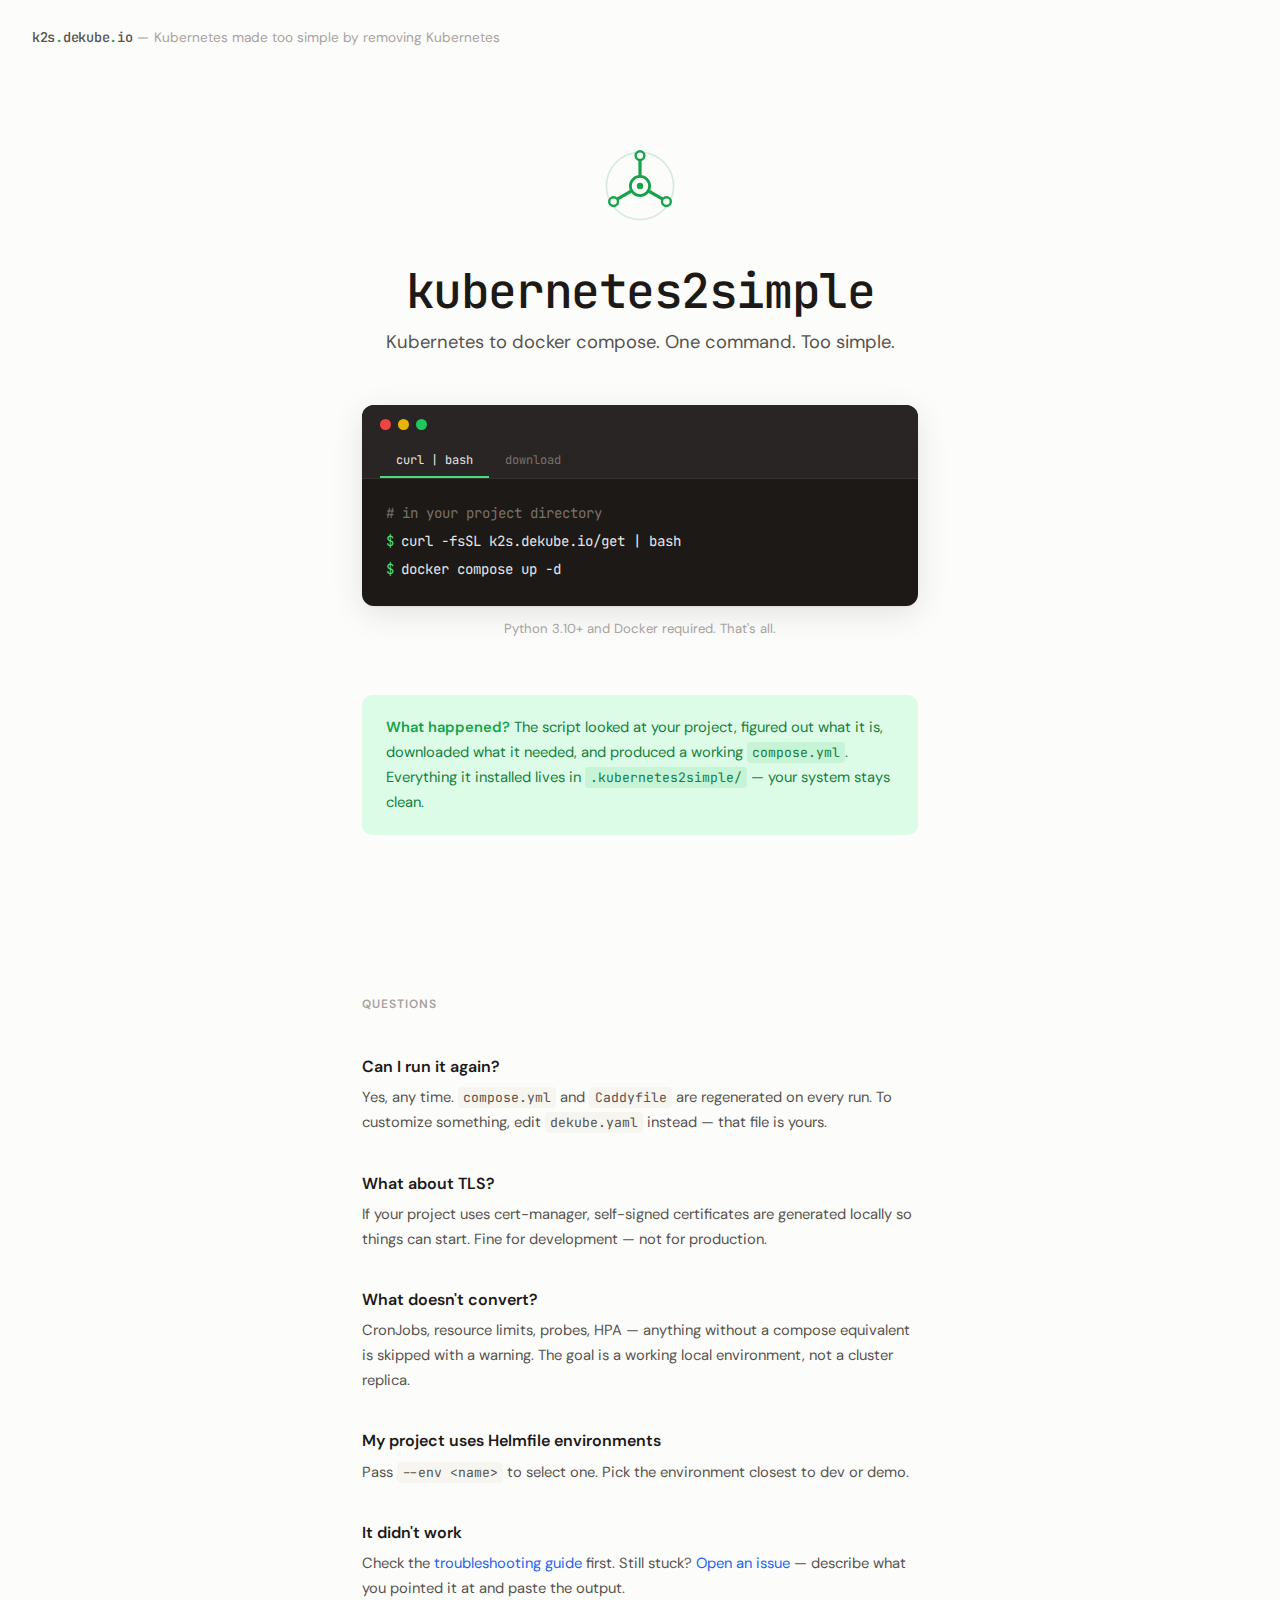
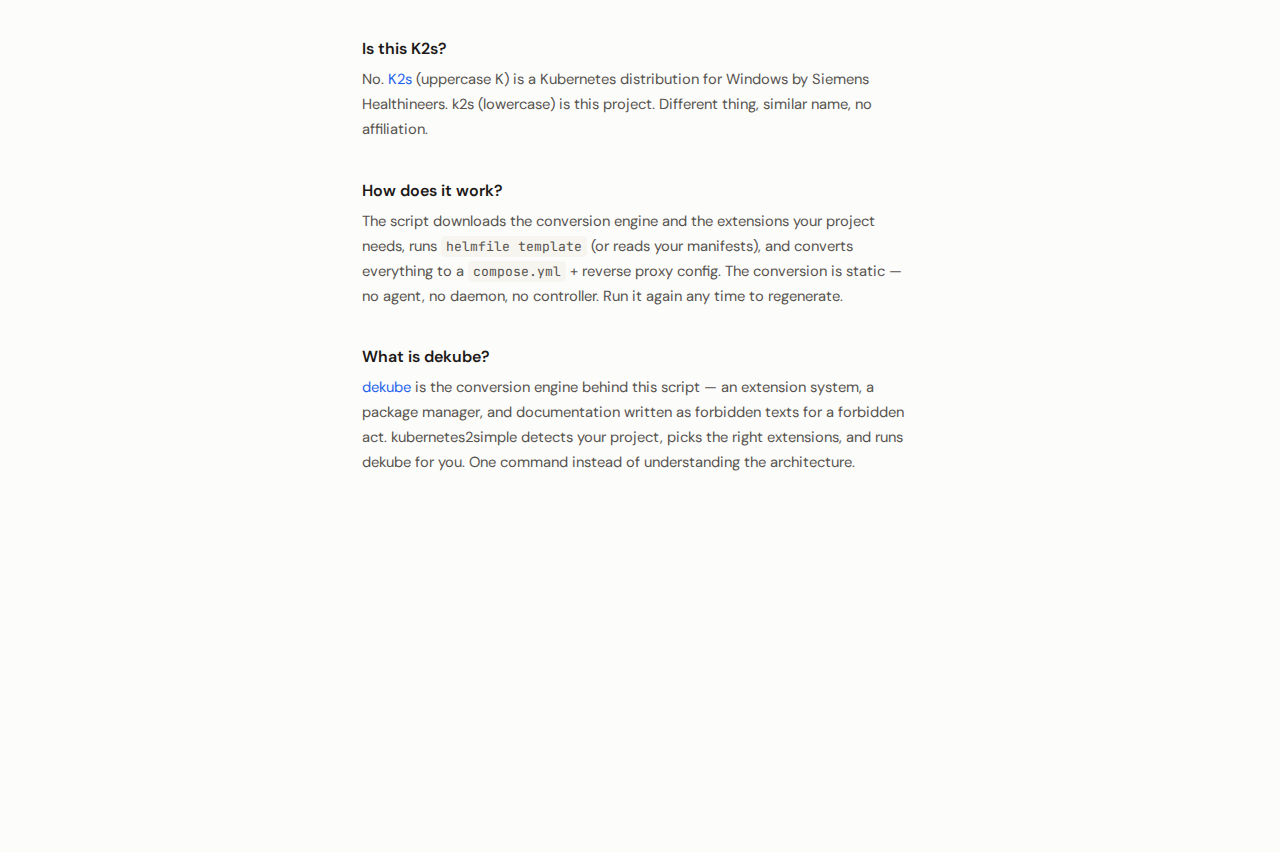
<file: index.html>
<!DOCTYPE html>
<html lang="en">
<head>
<meta charset="UTF-8">
<meta name="viewport" content="width=device-width, initial-scale=1.0">
<title>kubernetes2simple (k2s.dekube.io) — Kubernetes made too simple by removing Kubernetes</title>
<meta name="description" content="kubernetes2simple — Kubernetes to docker compose in one command. curl it, run it, done. Too simple.">
<meta name="keywords" content="kubernetes2simple, k2s, kubernetes, docker compose, helmfile, conversion, devops, dekube">
<meta property="og:title" content="kubernetes2simple (k2s.dekube.io) — Kubernetes made too simple">
<meta property="og:description" content="Kubernetes to docker compose in one command. curl it, run it, done. Too simple.">
<meta property="og:type" content="website">
<meta property="og:url" content="https://k2s.dekube.io">
<meta property="og:image" content="https://k2s.dekube.io/logo.png">
<meta property="og:image:width" content="1200">
<meta property="og:image:height" content="630">
<meta name="twitter:card" content="summary_large_image">
<meta name="twitter:title" content="kubernetes2simple (k2s.dekube.io) — Kubernetes made too simple">
<meta name="twitter:description" content="Kubernetes to docker compose in one command. curl it, run it, done. Too simple.">
<meta name="twitter:image" content="https://k2s.dekube.io/logo.png">
<link rel="icon" type="image/svg+xml" href="/logo.svg">
<link rel="stylesheet" href="k2s.css">
</head>
<body>

<header>
  <span class="wordmark">
    <a class="wordmark-name" href="#">k2s<span class="dot">.</span>dekube<span class="dot">.</span>io</a><span class="sep">&mdash;</span><span class="tagline">Kubernetes made too simple by removing Kubernetes</span>
  </span>
</header>

<div class="hero">
  <!-- Logo: simplified K8s wheel — 3 soft spokes, friendly -->
  <svg class="logo" viewBox="0 0 100 100" xmlns="http://www.w3.org/2000/svg">
    <circle class="rim" cx="50" cy="50" r="42"/>

    <!-- 3 spokes at 120° intervals, with rounded tips -->
    <line class="spoke" x1="50" y1="50" x2="50" y2="14"/>
    <circle class="tip" cx="50" cy="12" r="5.5"/>

    <line class="spoke" x1="50" y1="50" x2="81" y2="68"/>
    <circle class="tip" cx="83" cy="69.5" r="5.5"/>

    <line class="spoke" x1="50" y1="50" x2="19" y2="68"/>
    <circle class="tip" cx="17" cy="69.5" r="5.5"/>

    <!-- hub -->
    <circle class="hub" cx="50" cy="50" r="12"/>
    <circle class="hub-dot" cx="50" cy="50" r="4"/>
  </svg>

  <h1>kubernetes2simple</h1>
  <p class="subtitle">Kubernetes to docker compose. One command. Too simple.</p>

  <div class="terminal">
    <div class="terminal-bar">
      <div class="terminal-dot r"></div>
      <div class="terminal-dot y"></div>
      <div class="terminal-dot g"></div>
    </div>
    <div class="terminal-tabs">
      <button class="terminal-tab active" data-tab="curl">curl | bash</button>
      <button class="terminal-tab" data-tab="download">download</button>
    </div>
    <div class="terminal-body">
      <div class="terminal-panel active" data-panel="curl">
        <span class="comment"># in your project directory</span>
        <div class="line"><span class="prompt">$ </span><span class="cmd">curl -fsSL k2s.dekube.io/get | bash</span></div>
        <div class="line"><span class="prompt">$ </span><span class="cmd">docker compose up -d</span></div>
      </div>
      <div class="terminal-panel" data-panel="download">
        <span class="comment"># download, inspect, then run</span>
        <div class="line"><span class="prompt">$ </span><span class="cmd">curl -fsSL -o k2s.sh \</span></div>
        <div class="line"><span class="cmd">    raw.githubusercontent.com/dekubeio/kubernetes2simple/main/kubernetes2simple.sh</span></div>
        <div class="line"><span class="prompt">$ </span><span class="cmd">chmod +x k2s.sh && ./k2s.sh</span></div>
        <div class="line"><span class="prompt">$ </span><span class="cmd">docker compose up -d</span></div>
      </div>
    </div>
  </div>
  <p class="hint">Python 3.10+ and Docker required. That's all.</p>

  <div class="explainer">
    <strong>What happened?</strong> The script looked at your project, figured
    out what it is, downloaded what it needed, and produced a working
    <code>compose.yml</code>. Everything it installed lives in
    <code>.kubernetes2simple/</code> &mdash; your system stays clean.
  </div>
</div>

<div class="faq">
  <h2>Questions</h2>

  <div class="faq-item">
    <h3>Can I run it again?</h3>
    <p>Yes, any time. <code>compose.yml</code> and <code>Caddyfile</code>
    are regenerated on every run. To customize something, edit
    <code>dekube.yaml</code> instead &mdash; that file is yours.</p>
  </div>

  <div class="faq-item">
    <h3>What about TLS?</h3>
    <p>If your project uses cert-manager, self-signed certificates are generated
    locally so things can start. Fine for development &mdash; not for production.</p>
  </div>

  <div class="faq-item">
    <h3>What doesn't convert?</h3>
    <p>CronJobs, resource limits, probes, HPA &mdash; anything without a compose
    equivalent is skipped with a warning. The goal is a working local environment,
    not a cluster replica.</p>
  </div>

  <div class="faq-item">
    <h3>My project uses Helmfile environments</h3>
    <p>Pass <code>--env &lt;name&gt;</code> to select one. Pick the environment
    closest to dev or demo.</p>
  </div>

  <div class="faq-item">
    <h3>It didn't work</h3>
    <p>Check the <a href="https://helmfile2compose.dekube.io/docs/troubleshooting/">troubleshooting guide</a> first.
    Still stuck? <a href="https://github.com/dekubeio/kubernetes2simple/issues">Open an issue</a> —
    describe what you pointed it at and paste the output.</p>
  </div>

  <div class="faq-item">
    <h3>Is this K2s?</h3>
    <p>No. <a href="https://github.com/Siemens-Healthineers/K2s">K2s</a> (uppercase K)
    is a Kubernetes distribution for Windows by Siemens Healthineers.
    k2s (lowercase) is this project. Different thing, similar name, no affiliation.</p>
  </div>

  <div class="faq-item">
    <h3>How does it work?</h3>
    <p>The script downloads the conversion engine and the extensions your
    project needs, runs <code>helmfile template</code> (or reads your
    manifests), and converts everything to a <code>compose.yml</code> +
    reverse proxy config. The conversion is static &mdash; no agent, no
    daemon, no controller. Run it again any time to regenerate.</p>
  </div>

  <div class="faq-item">
    <h3>What is dekube?</h3>
    <p><a href="https://dekube.io">dekube</a> is the conversion engine
    behind this script &mdash; an extension system, a package manager, and
    documentation written as forbidden texts for a forbidden act.
    kubernetes2simple detects your project, picks the right extensions,
    and runs dekube for you. One command instead of understanding the
    architecture.</p>
  </div>
</div>

<footer>
  <div class="links">
    <a href="https://github.com/dekubeio/kubernetes2simple">Source</a>
    <span class="sep">&middot;</span>
    <a href="https://dekube.io">dekube</a>
    <span class="sep">&middot;</span>
    <a href="https://docs.dekube.io">Documentation</a>
    <span class="sep">&middot;</span>
    <a href="https://helmfile2compose.dekube.io">helmfile2compose</a>
  </div>
  <p class="copyright">&copy; kubernetes2simple is part of the <a href="https://dekube.io">dekube</a> project</p>
</footer>

<script src="https://dekube.io/tabs.js"></script>
<script src="k2s.js"></script>

</body>
</html>
</file>
<file: k2s.css>
@import url('https://fonts.googleapis.com/css2?family=DM+Sans:ital,opsz,wght@0,9..40,400;0,9..40,500;0,9..40,600;0,9..40,700;1,9..40,400&family=JetBrains+Mono:wght@400;500&display=swap');

* { margin: 0; padding: 0; box-sizing: border-box; }

:root {
  --bg: #fcfcfb;
  --bg-warm: #f6f5f0;
  --fg: #1c1917;
  --fg-secondary: #57534e;
  --fg-tertiary: #a8a29e;
  --border: #e7e5e4;
  --green: #16a34a;
  --green-soft: #dcfce7;
  --green-dim: #15803d;
  --terminal-bg: #1c1917;
  --terminal-bar: #292524;
  --terminal-fg: #e7e5e4;
  --terminal-green: #4ade80;
  --terminal-muted: #78716c;
  --blue: #2563eb;
}

body {
  background: var(--bg);
  color: var(--fg);
  font-family: 'DM Sans', -apple-system, system-ui, sans-serif;
  line-height: 1.6;
  -webkit-font-smoothing: antialiased;
}

/* --- header --- */
header {
  padding: 1.5rem 2rem;
}
.wordmark {
  font-size: 0.85rem;
  color: var(--fg-secondary);
}
.wordmark-name {
  font-family: 'JetBrains Mono', monospace;
  font-weight: 500;
  text-decoration: none;
  letter-spacing: -0.02em;
  color: var(--fg-secondary);
}
.wordmark-name .dot { color: var(--green); }
.wordmark .sep { color: var(--fg-tertiary); margin: 0 0.3rem; }
.wordmark .tagline { color: var(--fg-tertiary); font-weight: 400; }

/* --- hero --- */
.hero {
  max-width: 620px;
  margin: 0 auto;
  padding: 8vh 2rem 6rem;
  text-align: center;
}

/* --- logo --- */
.logo {
  width: 80px;
  height: 80px;
  margin-bottom: 2rem;
}
.logo .spoke {
  fill: none;
  stroke: var(--green);
  stroke-width: 4;
  stroke-linecap: round;
}
.logo .hub {
  fill: var(--bg);
  stroke: var(--green);
  stroke-width: 3.5;
}
.logo .hub-dot {
  fill: var(--green);
}
.logo .rim {
  fill: none;
  stroke: var(--green);
  stroke-width: 2;
  opacity: 0.18;
}
.logo .tip {
  fill: var(--bg);
  stroke: var(--green);
  stroke-width: 3;
}

h1 {
  font-family: 'JetBrains Mono', monospace;
  font-size: clamp(2.2rem, 5.5vw, 3rem);
  font-weight: 500;
  letter-spacing: -0.03em;
  margin-bottom: 0.6rem;
  line-height: 1.1;
}
h1 .dot { color: var(--green); }

.subtitle {
  font-size: 1.15rem;
  color: var(--fg-secondary);
  margin-bottom: 3rem;
  font-weight: 400;
}

/* --- terminal --- */
.terminal {
  background: var(--terminal-bg);
  border-radius: 12px;
  overflow: hidden;
  text-align: left;
  margin-bottom: 0.75rem;
  box-shadow:
    0 1px 2px rgba(0,0,0,0.06),
    0 8px 32px rgba(0,0,0,0.1);
}
.terminal-bar {
  display: flex;
  align-items: center;
  gap: 7px;
  padding: 14px 18px;
  background: var(--terminal-bar);
}
.terminal-dot {
  width: 11px;
  height: 11px;
  border-radius: 50%;
}
.terminal-dot.r { background: #ef4444; }
.terminal-dot.y { background: #eab308; }
.terminal-dot.g { background: #22c55e; }
.terminal-body {
  padding: 1.25rem 1.5rem 1.4rem;
  font-family: 'JetBrains Mono', monospace;
  font-size: clamp(0.78rem, 1.8vw, 0.88rem);
  line-height: 2;
}
.terminal-body .line {
  display: flex;
  gap: 0;
  line-height: 2;
}
.terminal-body .prompt {
  color: var(--terminal-green);
  user-select: none;
  -webkit-user-select: none;
  pointer-events: none;
  padding-right: 0.5em;
  flex-shrink: 0;
}
.terminal-body .cmd { color: var(--terminal-fg); }
.terminal-body .comment {
  color: var(--terminal-muted);
  user-select: none;
  -webkit-user-select: none;
}

/* --- tabs --- */
.terminal-tabs {
  display: flex;
  gap: 0;
  padding: 0 18px;
  background: var(--terminal-bar);
  border-bottom: 1px solid rgba(255,255,255,0.05);
}
.terminal-tab {
  padding: 0.5rem 1rem;
  font-family: 'JetBrains Mono', monospace;
  font-size: 0.75rem;
  color: var(--terminal-muted);
  cursor: pointer;
  border-bottom: 2px solid transparent;
  transition: color 0.15s, border-color 0.15s;
  background: none;
  border-top: none;
  border-left: none;
  border-right: none;
}
.terminal-tab:hover { color: var(--terminal-fg); }
.terminal-tab.active {
  color: var(--terminal-fg);
  border-bottom-color: var(--terminal-green);
}
.terminal-panel { display: none; }
.terminal-panel.active { display: block; }

.intro {
  font-size: 1rem;
  color: var(--fg-secondary);
  margin-bottom: 2rem;
  font-weight: 400;
}

.hint {
  font-size: 0.82rem;
  color: var(--fg-tertiary);
  margin-bottom: 3.5rem;
}

/* --- explainer --- */
.explainer {
  background: var(--green-soft);
  border-radius: 10px;
  padding: 1.25rem 1.5rem;
  text-align: left;
  font-size: 0.92rem;
  line-height: 1.7;
  color: var(--green-dim);
}
.explainer strong {
  font-weight: 600;
  color: var(--green);
}
.explainer code {
  font-family: 'JetBrains Mono', monospace;
  font-size: 0.82rem;
  background: rgba(22, 163, 74, 0.1);
  padding: 0.15em 0.4em;
  border-radius: 4px;
}

/* --- faq --- */
.faq {
  max-width: 620px;
  margin: 0 auto;
  padding: 4rem 2rem 5rem;
}
.faq h2 {
  font-size: 0.75rem;
  font-weight: 600;
  text-transform: uppercase;
  letter-spacing: 0.08em;
  color: var(--fg-tertiary);
  margin-bottom: 2.5rem;
}
.faq-item {
  margin-bottom: 2.2rem;
}
.faq-item h3 {
  font-size: 1rem;
  font-weight: 600;
  margin-bottom: 0.35rem;
  color: var(--fg);
}
.faq-item p {
  color: var(--fg-secondary);
  font-size: 0.92rem;
  line-height: 1.7;
}
.faq-item a {
  color: var(--blue);
  text-decoration: none;
  border-bottom: 1px solid transparent;
  transition: border-color 0.15s;
}
.faq-item a:hover { border-bottom-color: var(--blue); }
.faq-item code {
  font-family: 'JetBrains Mono', monospace;
  font-size: 0.82rem;
  background: var(--bg-warm);
  padding: 0.15em 0.4em;
  border-radius: 4px;
}

/* --- spacer (forces deliberate scroll) --- */
.spacer {
  height: 50vh;
  display: flex;
  align-items: center;
  justify-content: center;
}
.spacer p {
  font-size: 0.85rem;
  color: var(--fg-tertiary);
  font-style: italic;
}

/* --- footer (scroll fade-in) --- */
footer {
  max-width: 620px;
  margin: 0 auto;
  padding: 4rem 2rem 5rem;
  border-top: 1px solid var(--border);
  text-align: center;
  font-size: 0.95rem;
  color: var(--fg-secondary);
  line-height: 1.8;
  opacity: 0;
  transform: translateY(20px);
  transition: opacity 0.6s ease, transform 0.6s ease;
}
footer.visible {
  opacity: 1;
  transform: translateY(0);
}
footer a {
  color: var(--fg-secondary);
  text-decoration: none;
  transition: color 0.15s;
}
footer a:hover { color: var(--fg); }
footer .links {
  margin-top: 1.5rem;
  font-size: 0.9rem;
}
footer .sep {
  margin: 0 0.75rem;
  color: var(--border);
}
footer .copyright {
  margin-top: 1.5rem;
  font-size: 0.8rem;
  color: var(--fg-tertiary);
}
footer .copyright a {
  color: var(--fg-secondary);
}

/* --- guides links --- */
.guides-links {
  max-width: 620px;
  margin: 0 auto;
  padding: 0 2rem 3rem;
}
.guides-links h2 {
  font-size: 0.75rem;
  font-weight: 600;
  text-transform: uppercase;
  letter-spacing: 0.08em;
  color: var(--fg-tertiary);
  margin-bottom: 1rem;
}
.guides-links a {
  display: block;
  padding: 0.65rem 0;
  color: var(--blue);
  text-decoration: none;
  font-size: 0.92rem;
  border-bottom: 1px solid var(--border);
  transition: color 0.15s;
}
.guides-links a:first-of-type { border-top: 1px solid var(--border); }
.guides-links a:hover { color: var(--fg); }
/* --- animations --- */
@keyframes fadeUp {
  from { opacity: 0; transform: translateY(16px); }
  to { opacity: 1; transform: translateY(0); }
}
.logo      { animation: fadeUp 0.6s ease both; }
h1         { animation: fadeUp 0.6s ease 0.05s both; }
.subtitle  { animation: fadeUp 0.6s ease 0.1s both; }
.intro     { animation: fadeUp 0.6s ease 0.14s both; }
.terminal  { animation: fadeUp 0.6s ease 0.2s both; }
.hint      { animation: fadeUp 0.6s ease 0.22s both; }
.explainer { animation: fadeUp 0.6s ease 0.28s both; }

@media (max-width: 520px) {
  .hero { padding-top: 5vh; }
}
</file>
